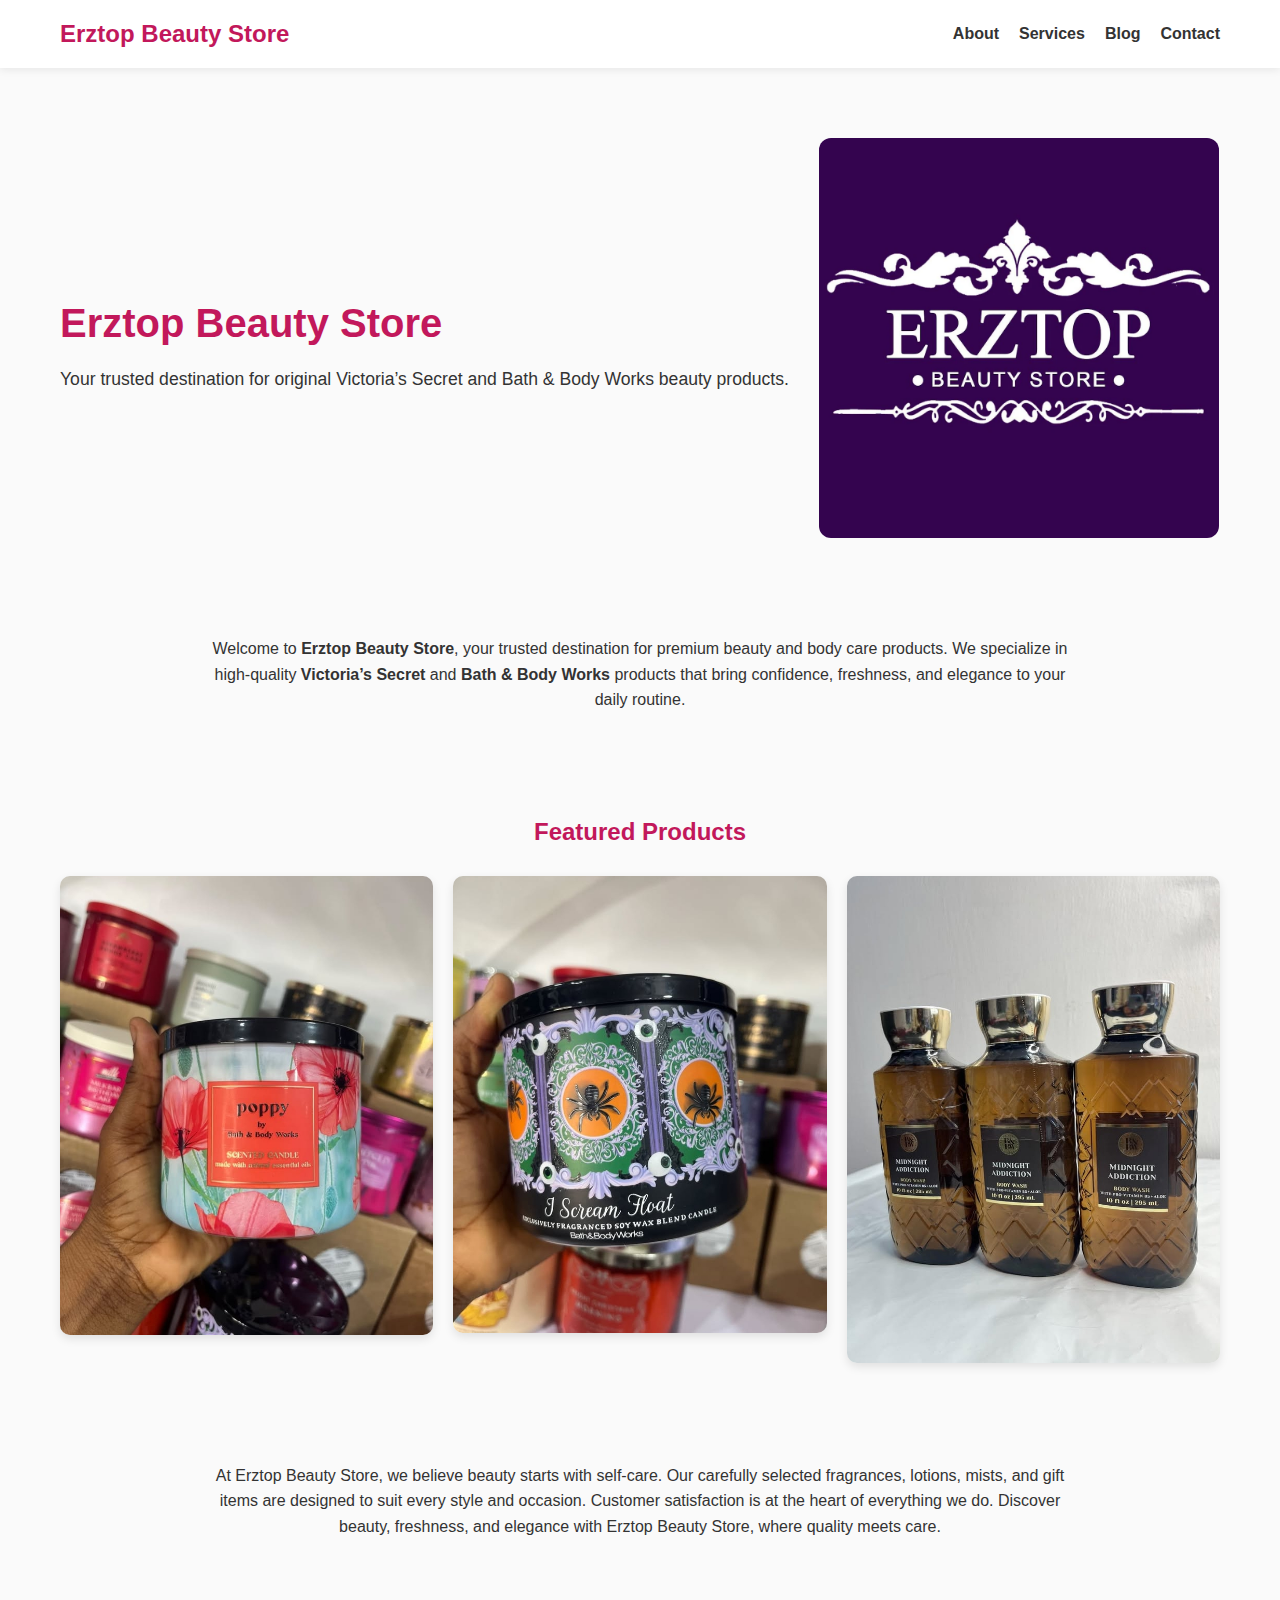
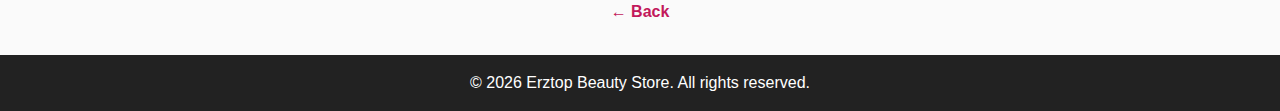
<file: index.html>
<!DOCTYPE html>
<html lang="en">
<head>
    <meta charset="UTF-8">
    <meta name="viewport" content="width=device-width, initial-scale=1.0">
    <title>Erztop Beauty Store</title>
    <link rel="stylesheet" href="homee.css">
</head>
<body>

    <!-- ===== Navigation ===== -->
    <header>
        <nav class="navbar">
            <h2 class="logo">Erztop Beauty Store</h2>
            <ul class="nav-links">
                <li><a href="about.html">About</a></li>
                <li><a href="services.html">Services</a></li>
                <li><a href="blog.html">Blog</a></li>
                <li><a href="contact.html">Contact</a></li>
            </ul>
        </nav>
    </header>

    <!-- ===== HOME / LANDING SECTION ===== -->
    <main>

        <!-- Hero Section -->
        <section class="hero">
            <div class="hero-text">
                <h1>Erztop Beauty Store</h1>
                <p>Your trusted destination for original Victoria’s Secret and Bath & Body Works beauty products.</p>
            </div>

            <div class="hero-image">
                <img src="./erzz.webp" alt="Beauty Products Display">
            </div>
        </section>

        <!-- About Preview -->
        <section class="intro">
            <p>
                Welcome to <strong>Erztop Beauty Store</strong>, your trusted destination for premium beauty and body care products.
                We specialize in high-quality <strong>Victoria’s Secret</strong> and <strong>Bath & Body Works</strong> products that bring confidence,
                freshness, and elegance to your daily routine.
            </p>
        </section>

        <!-- Featured Products -->
        <section class="featured-products">
            <h2>Featured Products</h2>
            <div class="product-grid">
                <img src="./Screenshot_20260109-012935_19.png" alt="Victoria’s Secret Body Mist">
                <img src="./Screenshot_20260109-012939_17.png" alt="Bath & Body Works Lotion">
                <img src="./Screenshot_20260109-013031_8.png" alt="Beauty Gift Set">
            </div>
        </section>

        <!-- Closing Text -->
        <section class="closing-text">
            <p>
                At Erztop Beauty Store, we believe beauty starts with self-care.
                Our carefully selected fragrances, lotions, mists, and gift items are designed to suit every style and occasion.
                Customer satisfaction is at the heart of everything we do.
                Discover beauty, freshness, and elegance with Erztop Beauty Store, where quality meets care.
            </p>
        </section>

    </main>

    <!-- Back Link -->
    <div class="back-link">
        <a href="welcome.html">← Back</a>
    </div>

    <!-- ===== FOOTER ===== -->
    <footer>
        <p>© 2026 Erztop Beauty Store. All rights reserved.</p>
    </footer>

</body>
</html>
</file>
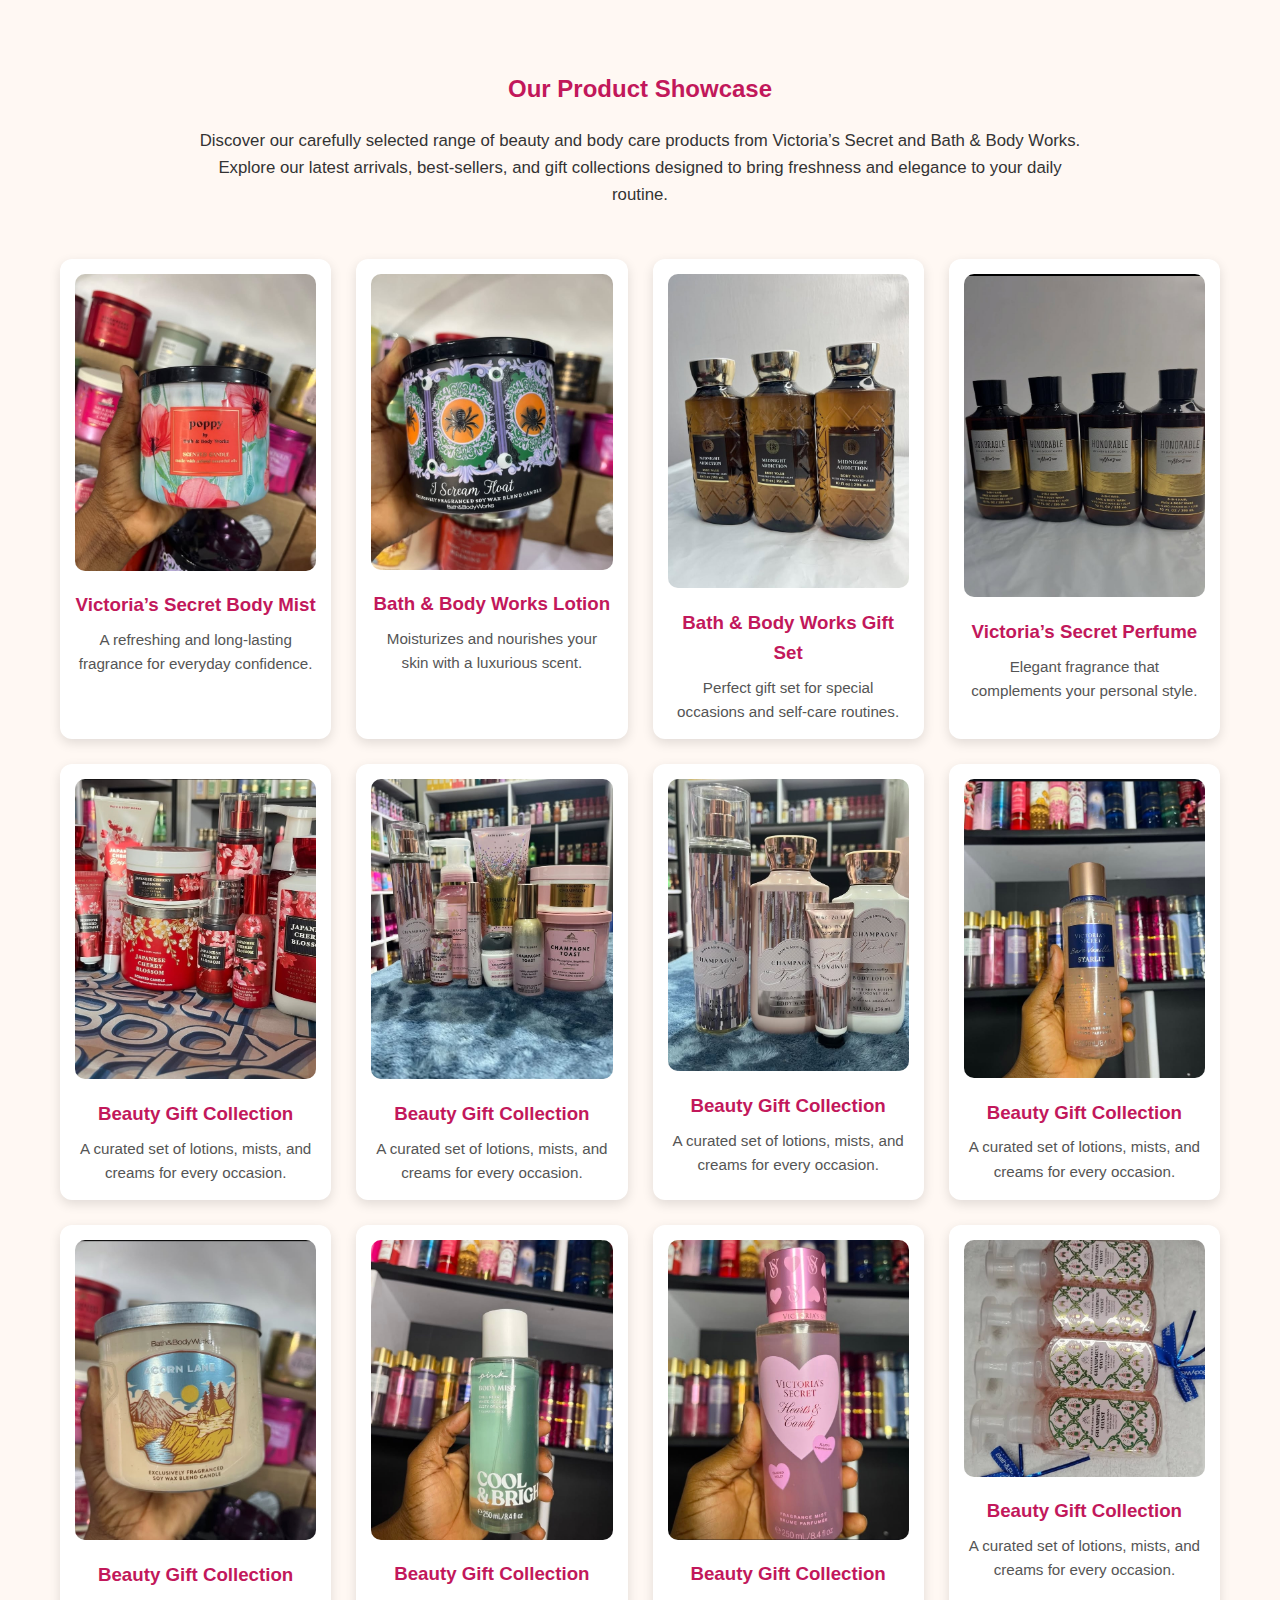
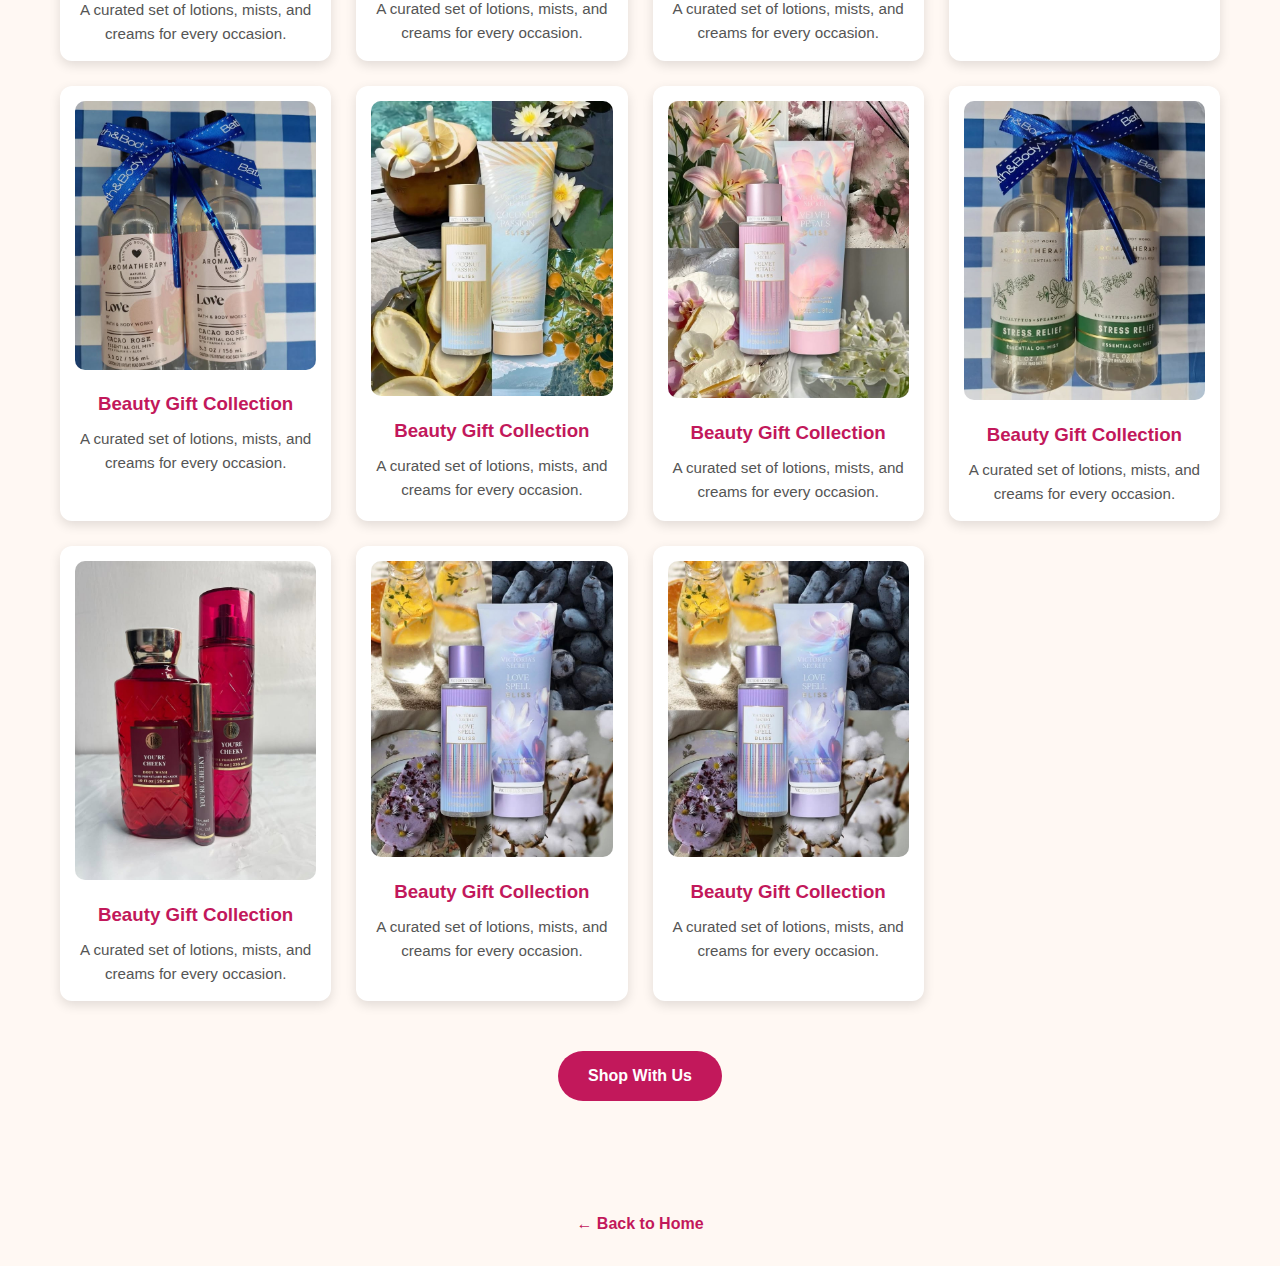
<file: blog.html>
<!DOCTYPE html>
<html lang="en">
<head>
    <meta charset="UTF-8">
    <meta name="viewport" content="width=device-width, initial-scale=1.0">
    <title>Blog / Portfolio | Erztop Beauty Store</title>
    <link rel="stylesheet" href="blog.css">
    <link rel="stylesheet" href="responsive.css">
</head>
<body>

    <section id="blog-portfolio">
        <h2>Our Product Showcase</h2>
        <p class="intro">
            Discover our carefully selected range of beauty and body care products from Victoria’s Secret and Bath & Body Works.
            Explore our latest arrivals, best-sellers, and gift collections designed to bring freshness and elegance to your daily routine.
        </p>

        <!-- Product Grid -->
        <div class="product-grid">

            <div class="product-card">
                <img src="./Screenshot_20260109-012935_19.png" alt="Victoria’s Secret Body Mist">
                <h3>Victoria’s Secret Body Mist</h3>
                <p>A refreshing and long-lasting fragrance for everyday confidence.</p>
            </div>

            <div class="product-card">
                <img src="./Screenshot_20260109-012939_17.png" alt="Bath & Body Works Lotion">
                <h3>Bath & Body Works Lotion</h3>
                <p>Moisturizes and nourishes your skin with a luxurious scent.</p>
            </div>

            <div class="product-card">
                <img src="./Screenshot_20260109-013031_8.png" alt="Bath & Body Works Gift Set">
                <h3>Bath & Body Works Gift Set</h3>
                <p>Perfect gift set for special occasions and self-care routines.</p>
            </div>

            <div class="product-card">
                <img src="./Screenshot_20260109-013035_1.png" alt="Victoria’s Secret Perfume">
                <h3>Victoria’s Secret Perfume</h3>
                <p>Elegant fragrance that complements your personal style.</p>
            </div>

            <div class="product-card">
                <img src="./Screenshot_20260109-013003_12.png" alt="Beauty Gift Collection">
                <h3>Beauty Gift Collection</h3>
                <p>A curated set of lotions, mists, and creams for every occasion.</p>
            </div>

            <div class="product-card">
                <img src="./Screenshot_20260109-012958_13.png" alt="Beauty Gift Collection">
                <h3>Beauty Gift Collection</h3>
                <p>A curated set of lotions, mists, and creams for every occasion.</p>
            </div>

            <div class="product-card">
                <img src="./Screenshot_20260109-012953_14.png" alt="Beauty Gift Collection">
                <h3>Beauty Gift Collection</h3>
                <p>A curated set of lotions, mists, and creams for every occasion.</p>
            </div>

            <div class="product-card">
                <img src="./Screenshot_20260109-013526_15.png" alt="Beauty Gift Collection">
                <h3>Beauty Gift Collection</h3>
                <p>A curated set of lotions, mists, and creams for every occasion.</p>
            </div>

            <div class="product-card">
                <img src="./Screenshot_20260109-012947_16.png" alt="Beauty Gift Collection">
                <h3>Beauty Gift Collection</h3>
                <p>A curated set of lotions, mists, and creams for every occasion.</p>
            </div>

            <div class="product-card">
                <img src="./Screenshot_20260109-013518_18.png" alt="Beauty Gift Collection">
                <h3>Beauty Gift Collection</h3>
                <p>A curated set of lotions, mists, and creams for every occasion.</p>
            </div>

            <div class="product-card">
                <img src="./Screenshot_20260109-013512_20.png" alt="Beauty Gift Collection">
                <h3>Beauty Gift Collection</h3>
                <p>A curated set of lotions, mists, and creams for every occasion.</p>
            </div>

            <div class="product-card">
                <img src="./Screenshot_20260109-032247_21.png" alt="Beauty Gift Collection">
                <h3>Beauty Gift Collection</h3>
                <p>A curated set of lotions, mists, and creams for every occasion.</p>
            </div>

            <div class="product-card">
                <img src="./Screenshot_20260109-032259_22.png" alt="Beauty Gift Collection">
                <h3>Beauty Gift Collection</h3>
                <p>A curated set of lotions, mists, and creams for every occasion.</p>
            </div>

            

            <div class="product-card">
                <img src="./Screenshot_20260109-032133_24.png" alt="Beauty Gift Collection">
                <h3>Beauty Gift Collection</h3>
                <p>A curated set of lotions, mists, and creams for every occasion.</p>
            </div>

            <div class="product-card">
                <img src="./Screenshot_20260109-032137_25.png" alt="Beauty Gift Collection">
                <h3>Beauty Gift Collection</h3>
                <p>A curated set of lotions, mists, and creams for every occasion.</p>
            </div>

            <div class="product-card">
                <img src="./Screenshot_20260109-032304_26.png" alt="Beauty Gift Collection">
                <h3>Beauty Gift Collection</h3>
                <p>A curated set of lotions, mists, and creams for every occasion.</p>
            </div>

            <div class="product-card">
                <img src="./Screenshot_20260109-032050_27.png" alt="Beauty Gift Collection">
                <h3>Beauty Gift Collection</h3>
                <p>A curated set of lotions, mists, and creams for every occasion.</p>
            </div>

            <div class="product-card">
                <img src="./Screenshot_20260109-032139_28.png" alt="Beauty Gift Collection">
                <h3>Beauty Gift Collection</h3>
                <p>A curated set of lotions, mists, and creams for every occasion.</p>
            </div>

            <div class="product-card">
                <img src="./Screenshot_20260109-032139_29.png" alt="Beauty Gift Collection">
                <h3>Beauty Gift Collection</h3>
                <p>A curated set of lotions, mists, and creams for every occasion.</p>
            </div>

        </div>

        <!-- Call to Action -->
        <div class="cta">
            <a href="contact.html" class="cta-btn">Shop With Us</a>
        </div>

    </section>

    <!-- Back Link -->
    <div class="back-link">
        <a href="index.html">← Back to Home</a>
    </div>

</body>
</html>
</file>
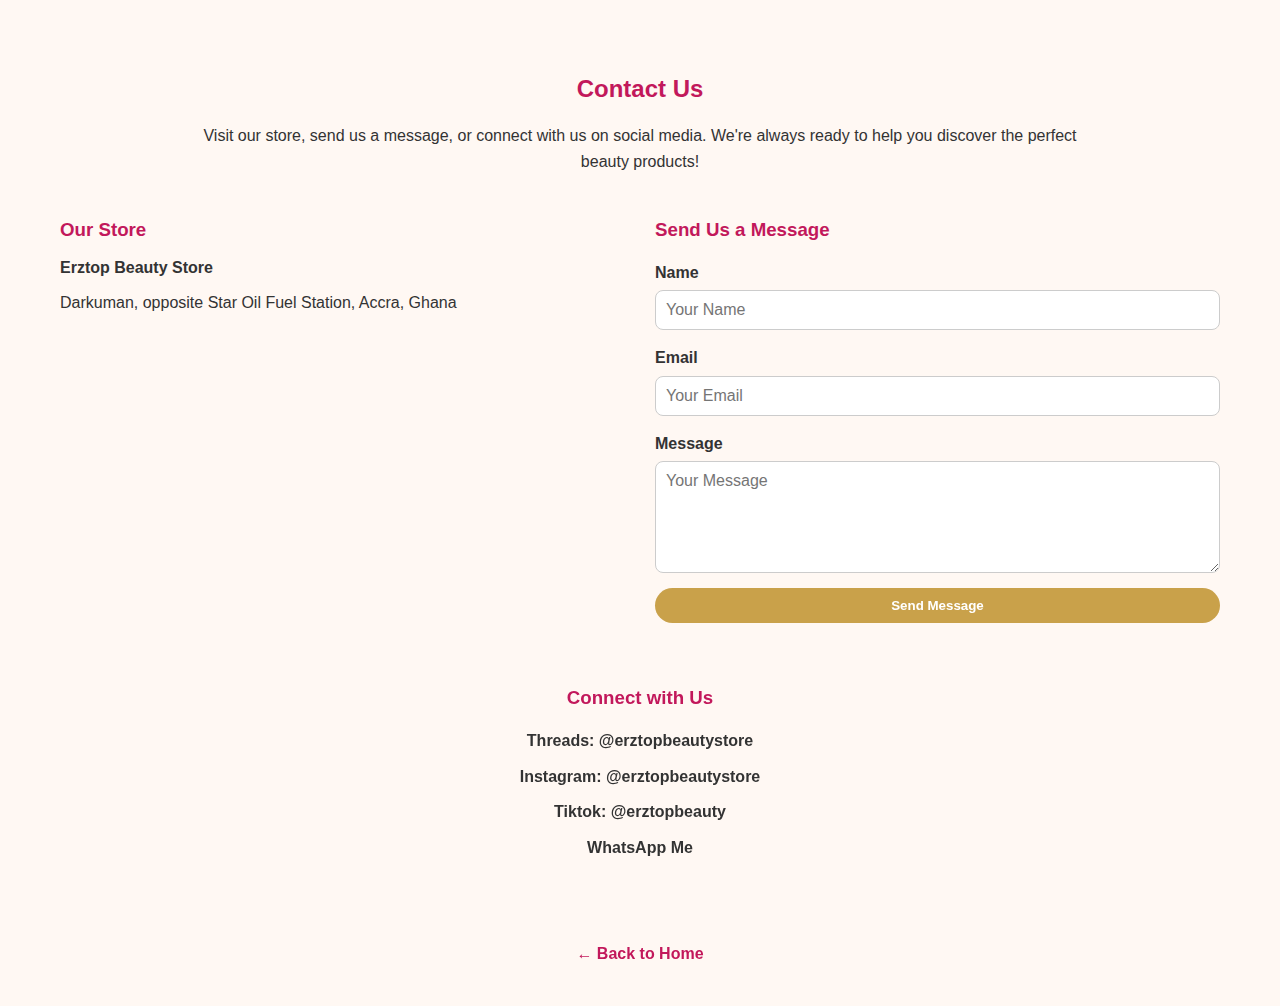
<file: contact.html>
<!DOCTYPE html>
<html lang="en">
<head>
    <meta charset="UTF-8">
    <meta name="viewport" content="width=device-width, initial-scale=1.0">
    <title>Contact | Erztop Beauty Store</title>
    <link rel="stylesheet" href="contact.css">
    <link rel="stylesheet" href="responsive.css">
</head>
<body>

    <section id="contact">
        <h2>Contact Us</h2>
        <p class="intro">
            Visit our store, send us a message, or connect with us on social media. We're always ready to help you discover
            the perfect beauty products!
        </p>

        <!-- Contact Info + Map -->
        <div class="contact-container">

            <!-- Store Location -->
            <div class="store-location">
                <h3>Our Store</h3>
                <p><strong>Erztop Beauty Store</strong></p>
                <p>Darkuman, opposite Star Oil Fuel Station, Accra, Ghana</p>

                <!-- Google Map Embed -->
                <iframe
                    src="https://www.google.com/maps/embed?pb=!1m18!1m12!1m3!1d3979.123456789!2d-0.2100!3d5.5590!2m3!1f0!2f0!3f0!3m2!1i1024!2i768!4f13.1!3m3!1m2!1s0x0%3A0x0!2sErztop%20Beauty%20Store!5e0!3m2!1sen!2sgh!4v1702293333333!5m2!1sen!2sgh"
                    width="100%" height="300" style="border:0;" allowfullscreen="" loading="lazy"
                    referrerpolicy="no-referrer-when-downgrade">
                </iframe>
            </div>

            <!-- Contact Form -->
            <div class="contact-form">
                <h3>Send Us a Message</h3>
                <form action="#" method="POST">
                    <label for="name">Name</label>
                    <input type="text" id="name" name="name" placeholder="Your Name" required>

                    <label for="email">Email</label>
                    <input type="email" id="email" name="email" placeholder="Your Email" required>

                    <label for="message">Message</label>
                    <textarea id="message" name="message" placeholder="Your Message" rows="5" required></textarea>

                    <button type="submit">Send Message</button>
                </form>
            </div>

        </div>

        <!-- Social Media -->
        <div class="social-media">
            <h3>Connect with Us</h3>
            <ul>
                <li><a href="https://threads.com/erztopbeautystore" target="_blank">Threads: @erztopbeautystore</a></li>
                <li><a href="https://instagram.com/erztopbeautystore" target="_blank">Instagram: @erztopbeautystore</a></li>
                <li><a href="https://tiktok.com/erztopbeauty" target="_blank">Tiktok: @erztopbeauty</a></li>
                <li><a href="https://wa.me/+233207825339" target="_blank">WhatsApp Me</a></li>
            </ul>
        </div>

    </section>

    <!-- Back Link -->
    <div class="back-link">
        <a href="index.html">← Back to Home</a>
    </div>

</body>
</html>
</file>
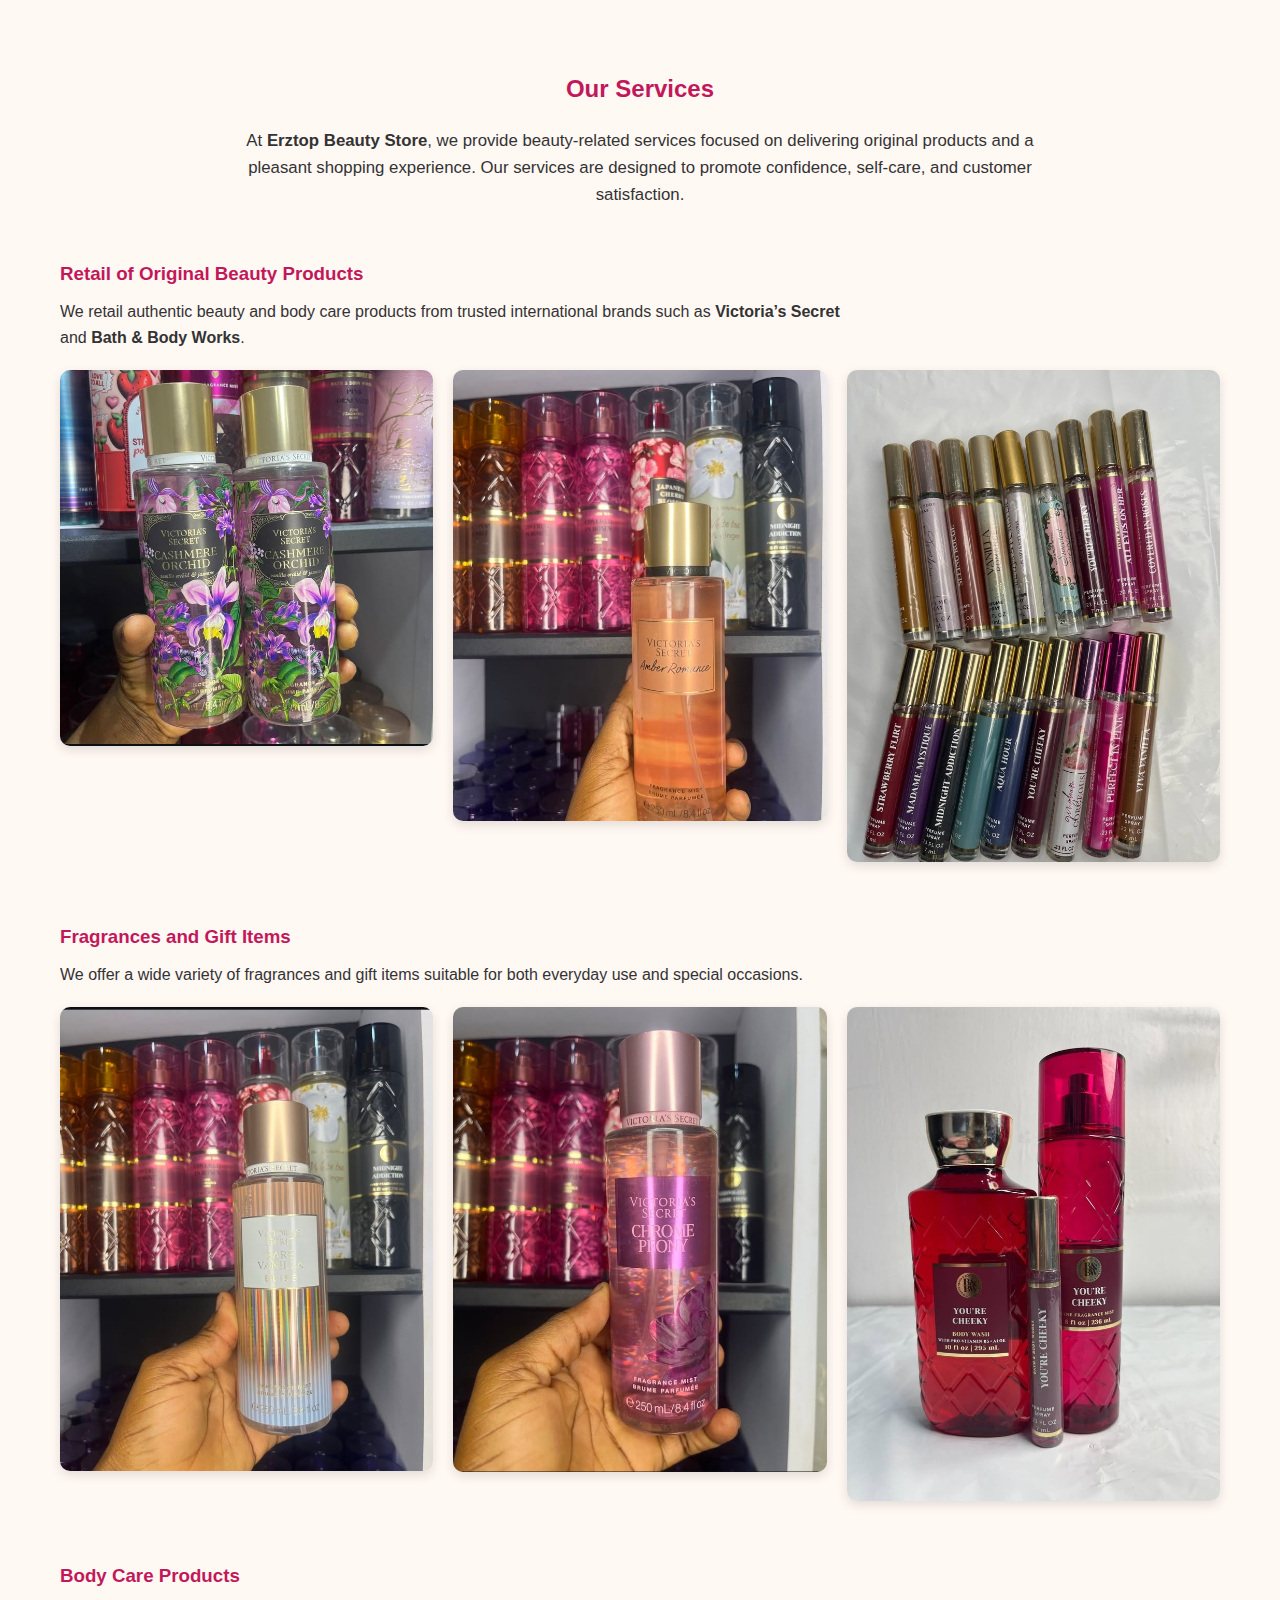
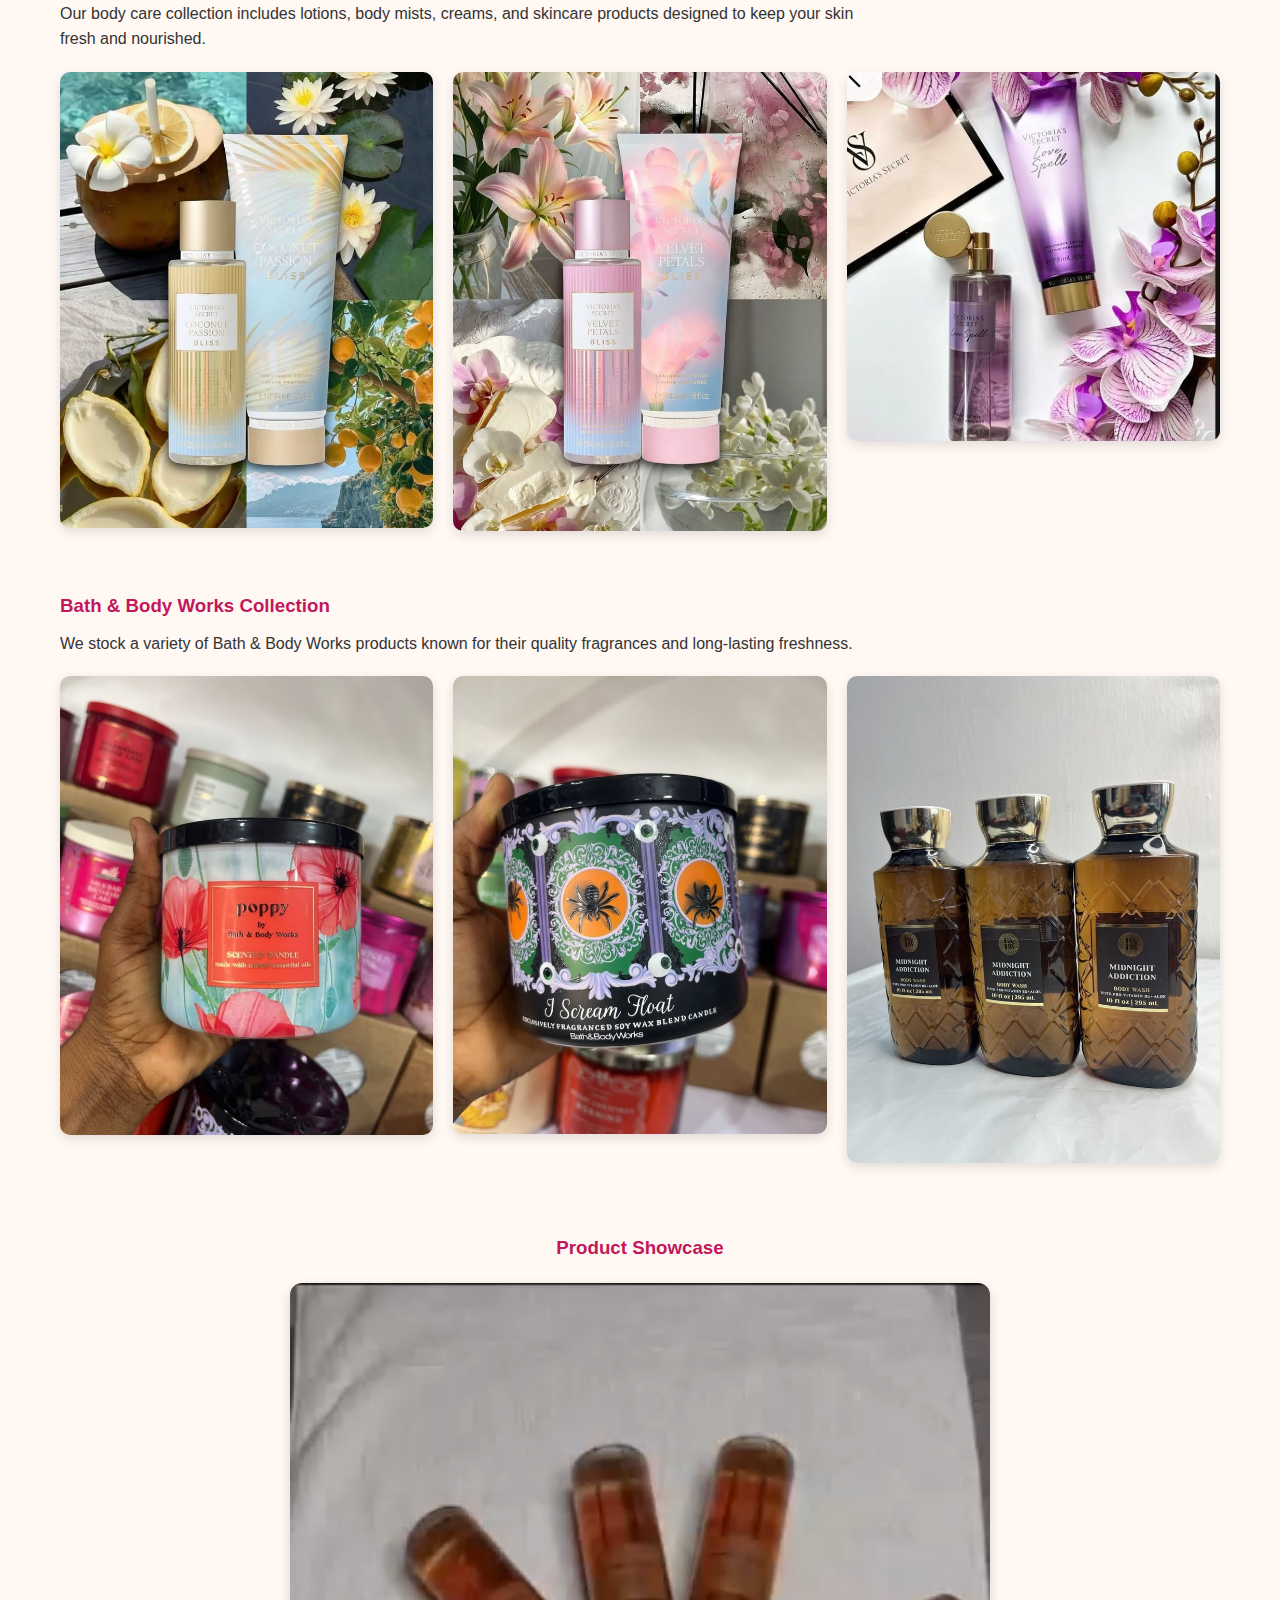
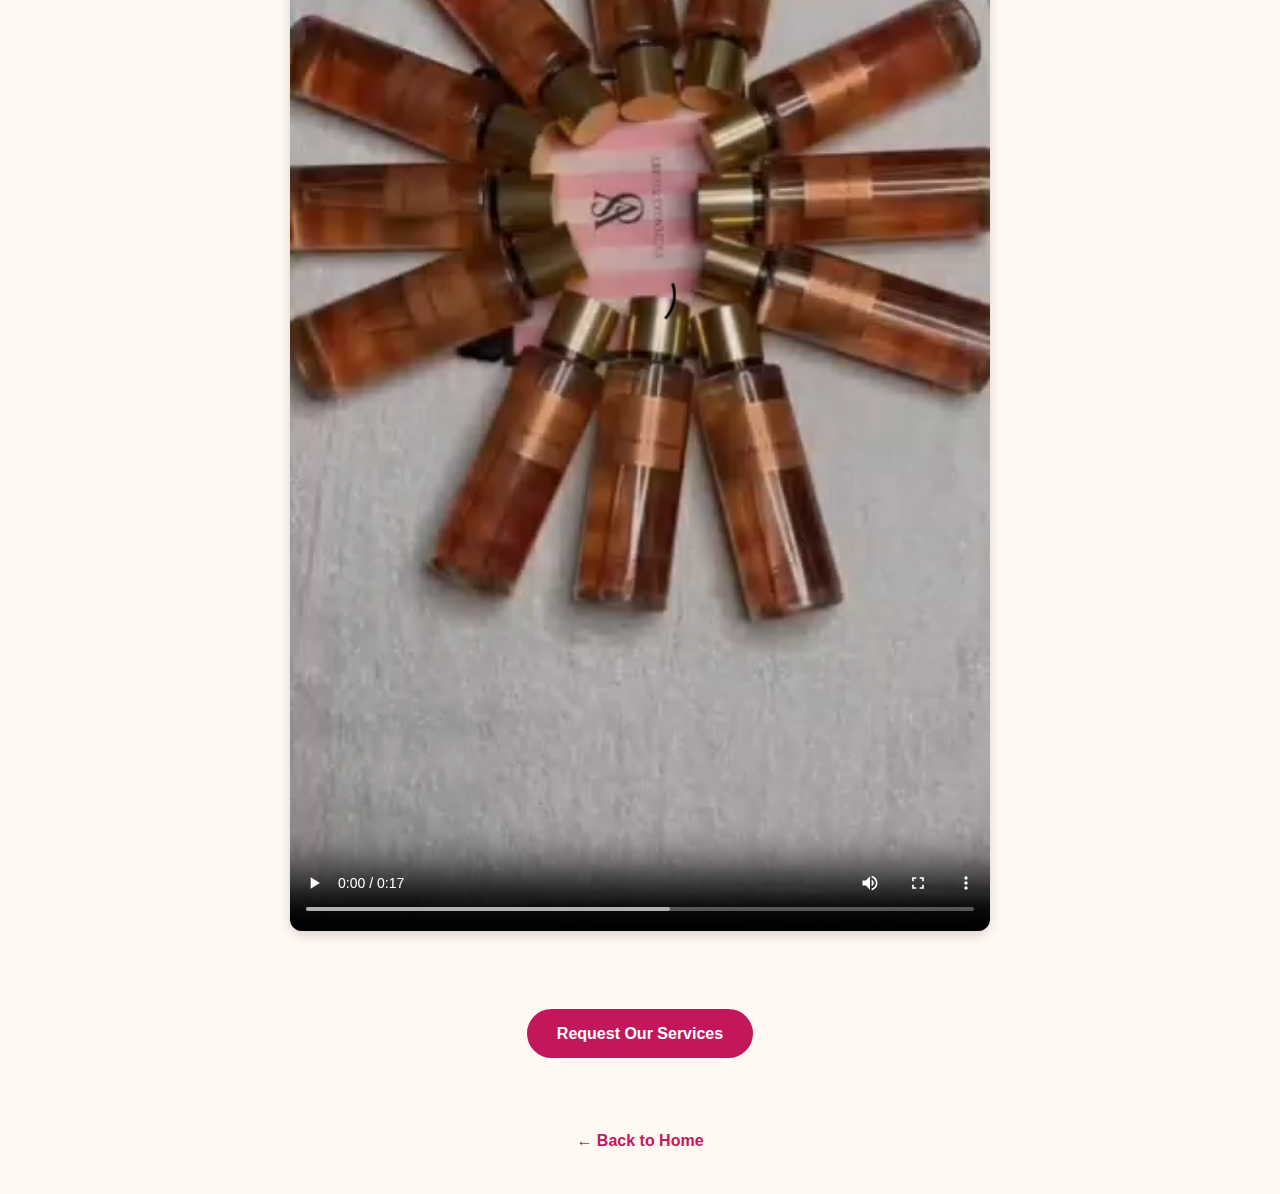
<file: services.html>
<!DOCTYPE html>
<html lang="en">
<head>
    <meta charset="UTF-8">
    <meta name="viewport" content="width=device-width, initial-scale=1.0">
    <title>Our Services | Erztop Beauty Store</title>
    <link rel="stylesheet" href="services.css">
    <link rel="stylesheet" href="responsive.css">
</head>
<body>

    <!-- ===== SERVICES SECTION ===== -->
    <section id="services">

        <h2>Our Services</h2>
        <p class="services-intro">
            At <strong>Erztop Beauty Store</strong>, we provide beauty-related services focused on delivering
            original products and a pleasant shopping experience. Our services are designed to promote
            confidence, self-care, and customer satisfaction.
        </p>

        <!-- Service 1 -->
        <div class="service-block">
            <h3>Retail of Original Beauty Products</h3>
            <p>
                We retail authentic beauty and body care products from trusted international brands such as
                <strong>Victoria’s Secret</strong> and <strong>Bath & Body Works</strong>.
            </p>

            <div class="service-gallery">
                <img src="./Screenshot_20260109-013422_2.png" alt="Victoria’s Secret Body Mist">
                <img src="./Screenshot_20260109-013449_4.png" alt="Bath & Body Works Lotion">
                <img src="./Screenshot_20260109-013023_3.png" alt="Beauty Gift Set">
            </div>
        </div>

        <!-- Service 2 -->
        <div class="service-block">
            <h3>Fragrances and Gift Items</h3>
            <p>
                We offer a wide variety of fragrances and gift items suitable for both everyday use
                and special occasions.
            </p>

            <div class="service-gallery">
                <img src="./Screenshot_20260109-013455_9.png" alt="Fragrance Collection">
                <img src="./Screenshot_20260109-013506_7.png" alt="Gift Set">
                <img src="./Screenshot_20260109-032050_27.png" alt="Perfume Display">
            </div>
        </div>

        <!-- Service 3 -->
        <div class="service-block">
            <h3>Body Care Products</h3>
            <p>
                Our body care collection includes lotions, body mists, creams, and skincare products
                designed to keep your skin fresh and nourished.
            </p>

            <div class="service-gallery">
                <img src="./Screenshot_20260109-032133_24.png" alt="Body Lotion">
                <img src="./Screenshot_20260109-032137_25.png" alt="Body Mist">
                <img src="./Screenshot_20260109-032145_30.png" alt="Body Care Products">
            </div>
        </div>

        <!-- Service 4 -->
        <div class="service-block">
            <h3>Bath & Body Works Collection</h3>
            <p>
                We stock a variety of Bath & Body Works products known for their quality fragrances
                and long-lasting freshness.
            </p>

            <div class="service-gallery">
                <img src="./Screenshot_20260109-012935_19.png" alt="Bath & Body Works Lotion">
                <img src="./Screenshot_20260109-012939_17.png" alt="Bath & Body Works Mist">
                <img src="./Screenshot_20260109-013031_8.png" alt="Bath & Body Works Gift Set">
            </div>
        </div>

        <!-- Video Section -->
        <div class="service-video">
            <h3>Product Showcase</h3>
            <video controls>
                <source src="./WV2.mp4" type="video/mp4">
            </video>
        </div>

        <!-- Call to Action -->
        <div class="cta">
            <a href="contact.html" class="cta-btn">Request Our Services</a>
        </div>

    </section>

    <!-- Back Link -->
    <div class="back-link">
        <a href="index.html">← Back to Home</a>
    </div>

</body>
</html>
</file>
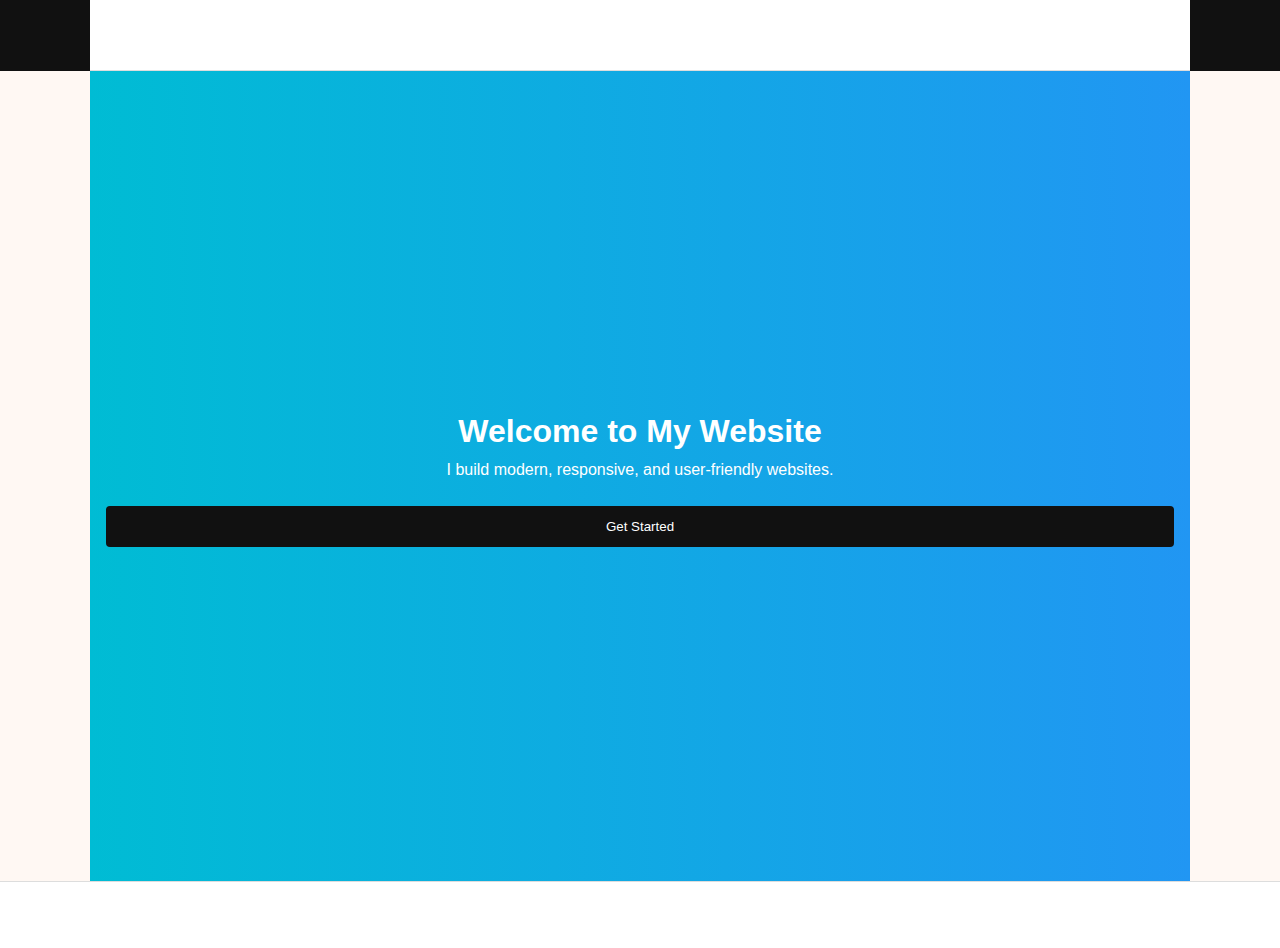
<file: welcome.html>
<!DOCTYPE html>
<html lang="en">
<head>
    <meta charset="UTF-8">
    <meta name="viewport" content="width=device-width, initial-scale=1.0">
    <title>My Landing Page</title>
    <link rel="stylesheet" href="home.css">
    <link rel="stylesheet" href="responsive.css">

</head>
<body>

    <!-- Navigation -->
    <header>
        <nav class="navbar">
            <div class="logo">MyBrand</div>
            <ul class="nav-links">
                <li><a href="index.html">Home</a></li>
                <li><a href="about.html">About</a></li>
                <li><a href="services.html">Services</a></li>
                <li><a href="blog.html">Blog</a></li>
                <li><a href="contact.html">Contact</a></li>
            </ul>
        </nav>
    </header>

    <!-- Home -->
    <section id="home" class="section home">
        <h1>Welcome to My Website</h1>
        <p>I build modern, responsive, and user-friendly websites.</p>
        <button>Get Started</button>
    </section>







 

    <!-- Footer -->
    <footer>
        <p>© 2026 MyBrand. All rights reserved.</p>
    </footer>

</body>
</html>
</file>
<file: responsive.css>
/* ===============================
   GLOBAL BASE (SAFE)
   =============================== */

* {
    box-sizing: border-box;
}

body {
    margin: 0;
    font-family: Arial, Helvetica, sans-serif;
    background-color: #FFF8F3;
    color: #333;
    line-height: 1.6;
}

img, video {
    max-width: 100%;
    height: auto;
}

/* ===============================
   NAVIGATION (SCOPED)
   =============================== */

header nav {
    display: flex;
    justify-content: space-between;
    align-items: center;
    padding: 15px 40px;
    background-color: #ffffff;
    border-bottom: 1px solid #ddd;
}

header nav h2 {
    color: #C9A14A;
}

header nav ul {
    list-style: none;
    display: flex;
    gap: 20px;
    padding: 0;
}

header nav ul li a {
    text-decoration: none;
    color: #333;
    font-weight: 600;
}

/* ===============================
   PAGE CONTAINERS (NON-CONFLICT)
   =============================== */

.page-section {
    padding: 50px 40px;
}

.page-section h2,
.page-section h3 {
    margin-bottom: 20px;
}

.page-section p {
    margin-bottom: 15px;
}

/* ===============================
   IMAGE LAYOUTS (ONLY WHEN USED)
   =============================== */

.image-grid,
.featured-products {
    display: grid;
    gap: 20px;
}

.image-grid {
    grid-template-columns: repeat(3, 1fr);
}

.featured-products {
    grid-template-columns: repeat(3, 1fr);
}

/* ===============================
   SERVICES GROUPING
   =============================== */

.service-group {
    margin-bottom: 40px;
}

.service-group h3 {
    color: #C9A14A;
    margin-bottom: 10px;
}

/* ===============================
   BLOG PAGE (SCOPED)
   =============================== */

.blog-container {
    display: grid;
    grid-template-columns: repeat(3, 1fr);
    gap: 25px;
}

.blog-card {
    background: #ffffff;
    padding: 20px;
    border-radius: 6px;
}

/* ===============================
   CONTACT PAGE (SCOPED)
   =============================== */

.contact-container {
    display: flex;
    gap: 30px;
}

.contact-form input,
.contact-form textarea {
    width: 100%;
    padding: 10px;
    margin-bottom: 15px;
}

.contact-form button {
    background-color: #C9A14A;
    color: white;
    border: none;
    padding: 10px;
    cursor: pointer;
}

/* ===============================
   FOOTER
   =============================== */

footer {
    text-align: center;
    padding: 20px;
    background-color: #ffffff;
    border-top: 1px solid #ddd;
}

/* ===============================
   RESPONSIVE RULES (SOFT & SAFE)
   =============================== */

/* 📱 Mobile */
@media (max-width: 600px) {

    header nav {
        flex-direction: column;
        gap: 15px;
    }

    header nav ul {
        flex-direction: column;
        align-items: center;
    }

    .image-grid,
    .featured-products,
    .blog-container {
        grid-template-columns: 1fr;
    }

    .contact-container {
        flex-direction: column;
    }
}

/* 📱 Tablet */
@media (min-width: 601px) and (max-width: 900px) {

    .image-grid,
    .featured-products,
    .blog-container {
        grid-template-columns: repeat(2, 1fr);
    }
}
</file>
<file: home.css>
* {
    margin: 0;
    padding: 0;
    box-sizing: border-box;
    font-family: Arial, Helvetica, sans-serif;
}

body {
    line-height: 1.6;
    color:  #0f172a;
}

/* Navbar */
header {
    background: #111;
    position: sticky;
    top: 0;
    z-index: 1000;
}

.navbar {
    max-width: 1100px;
    margin: auto;
    padding: 1rem;
    display: flex;
    justify-content: space-between;
    align-items: center;
}

.logo {
    color: #fff;
    font-size: 1.5rem;
    font-weight: bold;
}

.nav-links {
    list-style: none;
    display: flex;
    gap: 1.5rem;
}

.nav-links a {
    color: #fff;
    text-decoration: none;
    font-weight: 500;
}

.nav-links a:hover {
    color: #00bcd4;
}

/* Sections */
.section {
    padding: 4rem 1rem;
    max-width: 1100px;
    margin: auto;
    text-align: center;
}

.section h2 {
    margin-bottom: 1rem;
}

.light {
    background: #f4f4f4;
    max-width: 100%;
}

/* Home */
.home {
    height: 90vh;
    display: flex;
    flex-direction: column;
    justify-content: center;
    background: linear-gradient(to right, #00bcd4, #2196f3);
    color: white;
}

.home button {
    margin-top: 1.5rem;
    padding: 0.8rem 2rem;
    border: none;
    background: #111;
    color: white;
    cursor: pointer;
    border-radius: 4px;
}

.home button:hover {
    background: #333;
}

/* Services */
.services {
    display: flex;
    gap: 1rem;
    justify-content: center;
    flex-wrap: wrap;
}

.service-card {
    background: white;
    padding: 2rem;
    width: 250px;
    border-radius: 6px;
    box-shadow: 0 5px 15px rgba(0,0,0,0.1);
}



/* Footer */
footer {
    background: #111;
    color: white;
    text-align: center;
    padding: 1rem;
}
</file>
<file: homee.css>
/* ===== Reset ===== */
* {
    margin: 0;
    padding: 0;
    box-sizing: border-box;
    font-family: Arial, Helvetica, sans-serif;
}

/* ===== Body ===== */
body {
    background-color: #fafafa;
    color: #333;
    line-height: 1.6;
}

/* ===== Navigation ===== */
header {
    background-color: #fff;
    box-shadow: 0 2px 8px rgba(0,0,0,0.08);
}

.navbar {
    max-width: 1200px;
    margin: auto;
    padding: 15px 20px;
    display: flex;
    justify-content: space-between;
    align-items: center;
}

.logo {
    color: #c2185b;
}

.nav-links {
    list-style: none;
    display: flex;
    gap: 20px;
}

.nav-links a {
    text-decoration: none;
    color: #333;
    font-weight: bold;
}

.nav-links a:hover {
    color: #c2185b;
}

/* ===== Hero Section ===== */
.hero {
    max-width: 1200px;
    margin: 50px auto;
    padding: 20px;
    display: flex;
    align-items: center;
    gap: 30px;
}

.hero-text h1 {
    font-size: 2.5rem;
    color: #c2185b;
}

.hero-text p {
    margin-top: 10px;
    font-size: 1.1rem;
}

.hero-image img {
    width: 100%;
    max-width: 400px;
    border-radius: 12px;
}

/* ===== Intro Section ===== */
.intro {
    max-width: 900px;
    margin: 40px auto;
    padding: 20px;
    text-align: center;
}

/* ===== Featured Products ===== */
.featured-products {
    max-width: 1200px;
    margin: 60px auto;
    padding: 20px;
    text-align: center;
}

.featured-products h2 {
    color: #c2185b;
    margin-bottom: 25px;
}

.product-grid {
    display: grid;
    grid-template-columns: repeat(auto-fit, minmax(250px, 1fr));
    gap: 20px;
}

.product-grid img {
    width: 100%;
    border-radius: 10px;
    box-shadow: 0 4px 10px rgba(0,0,0,0.1);
}

/* ===== Closing Text ===== */
.closing-text {
    max-width: 900px;
    margin: 40px auto;
    padding: 20px;
    text-align: center;
}

/* ===== Back Link ===== */
.back-link {
    text-align: center;
    margin: 30px;
}

.back-link a {
    text-decoration: none;
    color: #c2185b;
    font-weight: bold;
}

/* ===== Footer ===== */
footer {
    background-color: #222;
    color: #fff;
    text-align: center;
    padding: 15px;
}

/* ===== Responsive ===== */
@media (max-width: 768px) {
    .hero {
        flex-direction: column;
        text-align: center;
    }
}
</file>
<file: blog.css>
/* ===== Reset ===== */
* {
    margin: 0;
    padding: 0;
    box-sizing: border-box;
    font-family: Arial, Helvetica, sans-serif;
}

/* ===== Body ===== */
body {
    background-color: #fafafa;
    color: #333;
    line-height: 1.6;
}

/* ===== Section ===== */
#blog-portfolio {
    max-width: 1200px;
    margin: 50px auto;
    padding: 20px;
}

#blog-portfolio h2 {
    text-align: center;
    color: #c2185b;
    margin-bottom: 20px;
}

#blog-portfolio .intro {
    max-width: 900px;
    margin: auto;
    text-align: center;
    margin-bottom: 50px;
    font-size: 1.05rem;
}

/* ===== Product Grid ===== */
.product-grid {
    display: grid;
    grid-template-columns: repeat(auto-fit, minmax(250px, 1fr));
    gap: 25px;
    margin-bottom: 50px;
}

/* ===== Product Card ===== */
.product-card {
    background-color: #fff;
    border-radius: 12px;
    box-shadow: 0 4px 12px rgba(0,0,0,0.12);
    padding: 15px;
    text-align: center;
    transition: transform 0.3s ease;
}

.product-card img {
    width: 100%;
    border-radius: 10px;
    margin-bottom: 12px;
}

.product-card h3 {
    color: #c2185b;
    margin-bottom: 8px;
}

.product-card p {
    font-size: 0.95rem;
    color: #555;
}

.product-card:hover {
    transform: scale(1.03);
}

/* ===== Call To Action ===== */
.cta {
    text-align: center;
    margin-bottom: 40px;
}

.cta-btn {
    display: inline-block;
    padding: 12px 30px;
    background-color: #c2185b;
    color: #fff;
    text-decoration: none;
    border-radius: 25px;
    font-weight: bold;
}

.cta-btn:hover {
    background-color: #a3154d;
}

/* ===== Back Link ===== */
.back-link {
    text-align: center;
    margin: 30px;
}

.back-link a {
    text-decoration: none;
    color: #c2185b;
    font-weight: bold;
}

/* ===== Responsive ===== */
@media (max-width: 768px) {
    .product-card p {
        font-size: 0.9rem;
    }
}
</file>
<file: contact.css>
/* ===== Reset ===== */
* {
    margin: 0;
    padding: 0;
    box-sizing: border-box;
    font-family: Arial, Helvetica, sans-serif;
}

/* ===== Body ===== */
body {
    background-color: #fafafa;
    color: #333;
    line-height: 1.7;
}

/* ===== Contact Section ===== */
#contact {
    max-width: 1200px;
    margin: 50px auto;
    padding: 20px;
}

#contact h2 {
    text-align: center;
    color: #c2185b;
    margin-bottom: 15px;
}

#contact .intro {
    text-align: center;
    max-width: 900px;
    margin: auto;
    margin-bottom: 40px;
}

/* ===== Contact Container ===== */
.contact-container {
    display: flex;
    flex-wrap: wrap;
    gap: 40px;
    justify-content: space-between;
}

/* ===== Store Location ===== */
.store-location {
    flex: 1 1 400px;
}

.store-location h3 {
    color: #c2185b;
    margin-bottom: 10px;
}

.store-location p {
    margin-bottom: 10px;
}

/* ===== Contact Form ===== */
.contact-form {
    flex: 1 1 400px;
}

.contact-form h3 {
    color: #c2185b;
    margin-bottom: 15px;
}

.contact-form form {
    display: flex;
    flex-direction: column;
}

.contact-form label {
    margin-bottom: 5px;
    font-weight: bold;
}

.contact-form input,
.contact-form textarea {
    margin-bottom: 15px;
    padding: 10px;
    border-radius: 8px;
    border: 1px solid #ccc;
    font-size: 1rem;
}

.contact-form button {
    padding: 12px;
    border: none;
    border-radius: 25px;
    background-color: #c2185b;
    color: #fff;
    font-weight: bold;
    cursor: pointer;
    transition: background 0.3s ease;
}

.contact-form button:hover {
    background-color: #a3154d;
}

/* ===== Social Media ===== */
.social-media {
    text-align: center;
    margin-top: 50px;
}

.social-media h3 {
    color: #c2185b;
    margin-bottom: 15px;
}

.social-media ul {
    list-style: none;
}

.social-media ul li {
    margin-bottom: 10px;
}

.social-media a {
    text-decoration: none;
    color: #333;
    font-weight: bold;
}

.social-media a:hover {
    color: #c2185b;
}

/* ===== Back Link ===== */
.back-link {
    text-align: center;
    margin: 40px;
}

.back-link a {
    text-decoration: none;
    color: #c2185b;
    font-weight: bold;
}

/* ===== Responsive ===== */
@media (max-width: 900px) {
    .contact-container {
        flex-direction: column;
    }
}
</file>
<file: services.css>
/* ===== Reset ===== */
* {
    margin: 0;
    padding: 0;
    box-sizing: border-box;
    font-family: Arial, Helvetica, sans-serif;
}

/* ===== Body ===== */
body {
    background-color: #fafafa;
    color: #333;
    line-height: 1.7;
}

/* ===== Services Section ===== */
#services {
    max-width: 1200px;
    margin: 50px auto;
    padding: 20px;
}

/* ===== Headings ===== */
#services h2 {
    text-align: center;
    color: #c2185b;
    margin-bottom: 20px;
}

.services-intro {
    max-width: 800px;
    margin: auto;
    text-align: center;
    margin-bottom: 50px;
    font-size: 1.05rem;
}

/* ===== Service Blocks ===== */
.service-block {
    margin-bottom: 60px;
}

.service-block h3 {
    color: #c2185b;
    margin-bottom: 10px;
}

.service-block p {
    max-width: 800px;
    margin-bottom: 20px;
}

/* ===== Image Gallery ===== */
.service-gallery {
    display: grid;
    grid-template-columns: repeat(auto-fit, minmax(220px, 1fr));
    gap: 20px;
}

.service-gallery img {
    width: 100%;
    border-radius: 10px;
    box-shadow: 0 4px 12px rgba(0,0,0,0.12);
    transition: transform 0.3s ease;
}

.service-gallery img:hover {
    transform: scale(1.05);
}

/* ===== Video Section ===== */
.service-video {
    margin: 70px auto;
    text-align: center;
}

.service-video h3 {
    color: #c2185b;
    margin-bottom: 20px;
}

.service-video video {
    width: 100%;
    max-width: 700px;
    border-radius: 12px;
    box-shadow: 0 4px 12px rgba(0,0,0,0.15);
}

/* ===== Call To Action ===== */
.cta {
    text-align: center;
    margin-top: 40px;
}

.cta-btn {
    display: inline-block;
    padding: 12px 30px;
    background-color: #c2185b;
    color: #fff;
    text-decoration: none;
    border-radius: 25px;
    font-weight: bold;
}

.cta-btn:hover {
    background-color: #a3154d;
}

/* ===== Back Link ===== */
.back-link {
    text-align: center;
    margin: 40px;
}

.back-link a {
    text-decoration: none;
    color: #c2185b;
    font-weight: bold;
}

/* ===== Responsive ===== */
@media (max-width: 768px) {
    .service-block p {
        text-align: left;
    }
}
</file>
